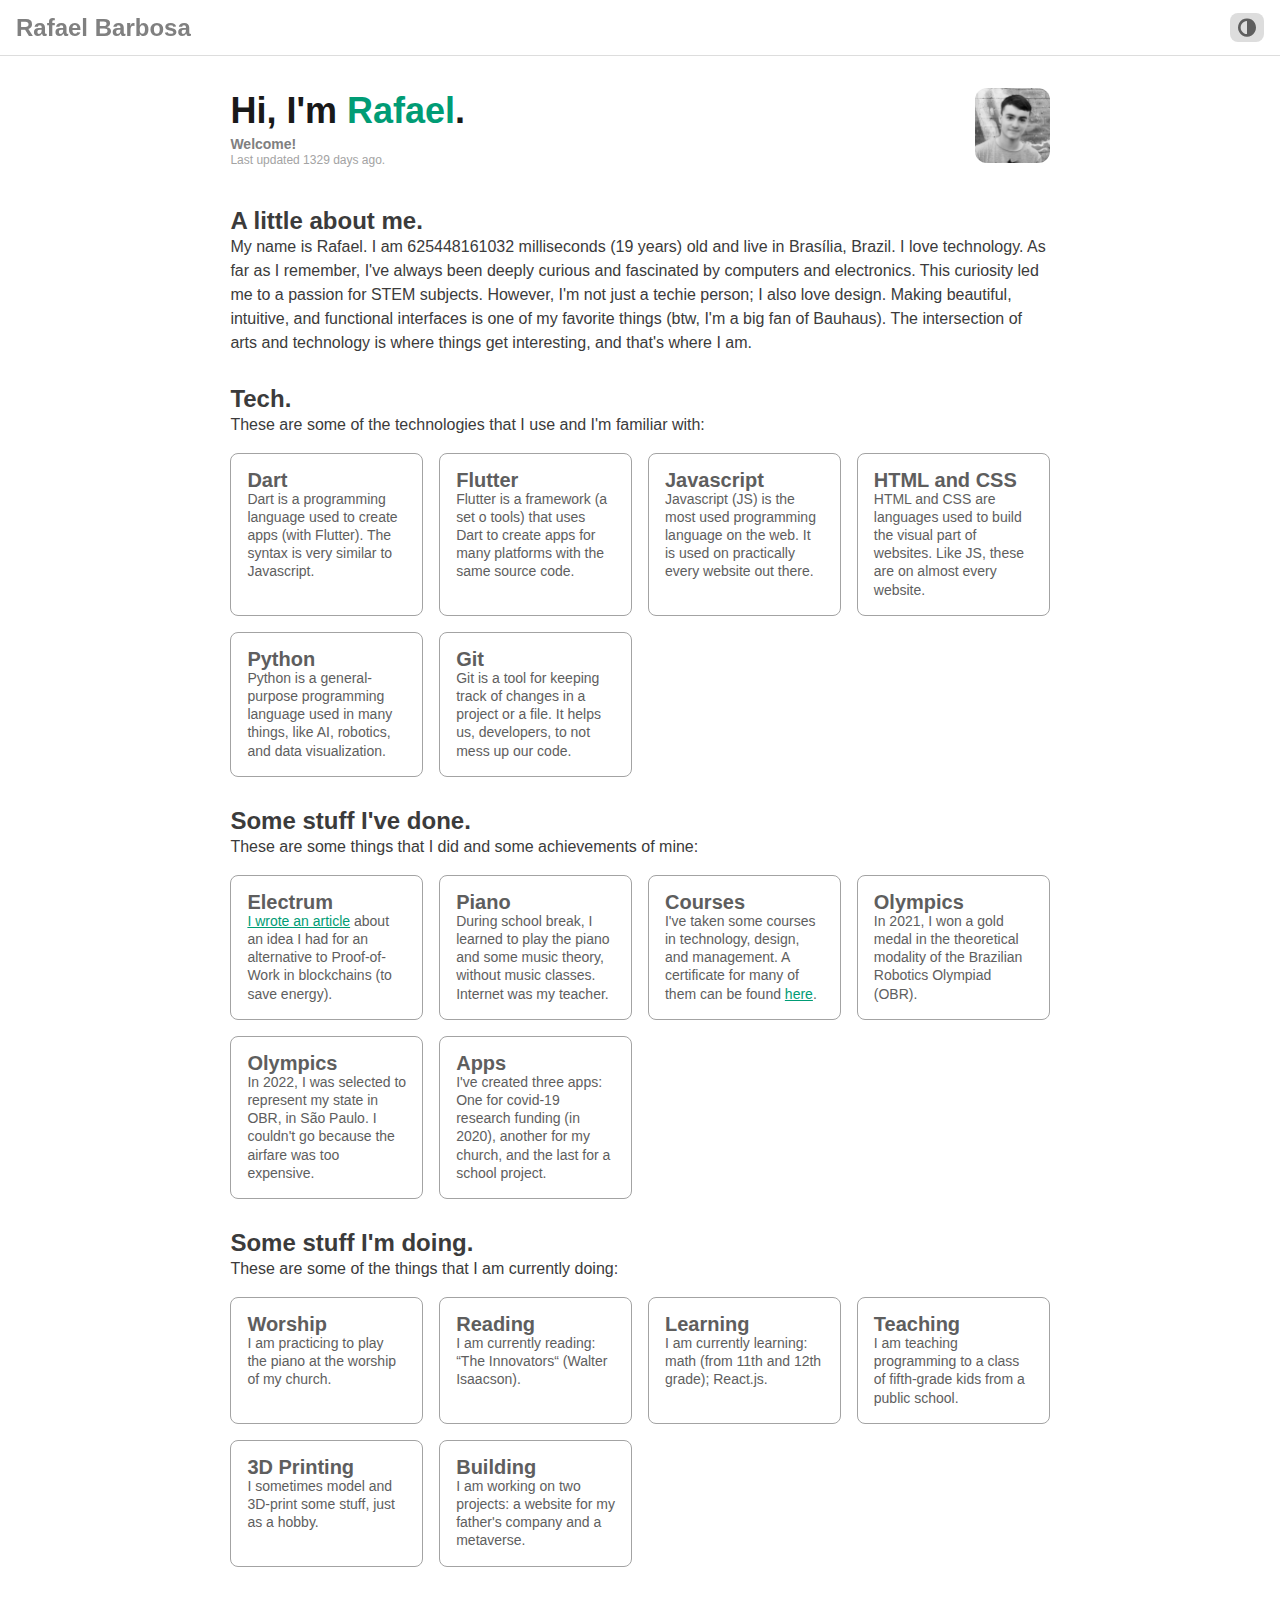
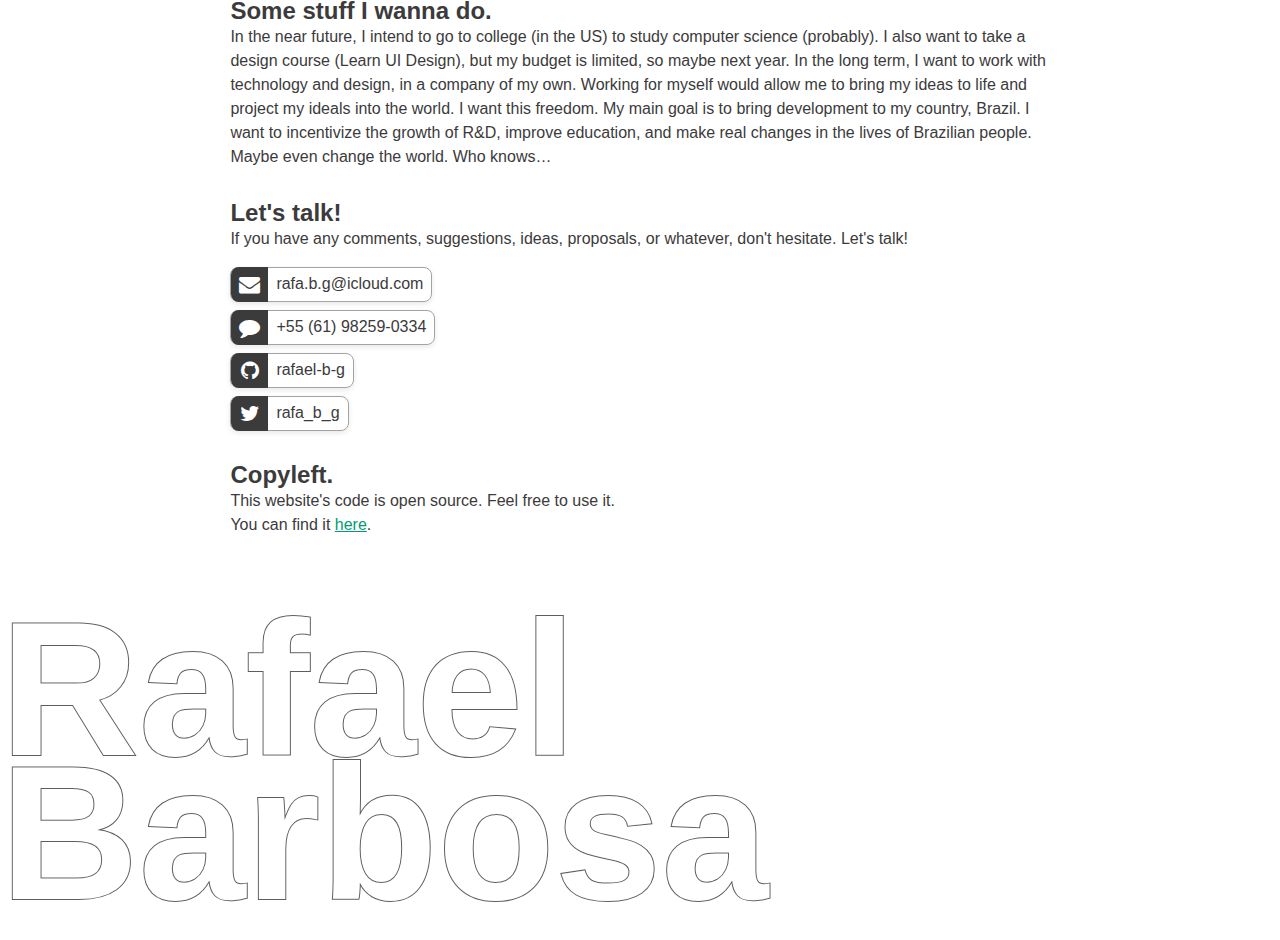
<file: index.html>
<html lang="en">

<head>
    <meta charset="UTF-8">
    <meta http-equiv="X-UA-Compatible" content="IE=edge">
    <meta name="viewport" content="width=device-width, initial-scale=1.0">
    <link rel="icon" type="image/x-icon" href="favicon.png">
    <link rel="stylesheet" href="https://cdnjs.cloudflare.com/ajax/libs/font-awesome/4.7.0/css/font-awesome.min.css">
    <link rel="stylesheet" href="style.css">
    <script src="index.js">
    </script>
    <title>Rafael Barbosa</title>
</head>

<body>
    <div id="header">
        <h2>Rafael Barbosa</h2>
        <span class="button" onclick="switchTheme()">
            <i class="fa fa-adjust"></i>
        </span>
    </div>

    <div id="body" style="padding-top: 88px;">
        <div id="welcome">
            <div>
                <h1 style="font-size: 36px;">Hi, I'm <i style="color: var(--highlight);">Rafael</i>.</h1>
                <p class="secondary semibold" style="color: var(--anti-theme4);">Welcome!</p>
                <p class="terciary" id="last-updated">Last updated 20 days ago.</p>
            </div>
            <img src="photo.jpeg" alt="This is me">
        </div>
        <div style="height: 8px;"></div>

        <h2>A little about me.</h2>
        <p>
            My name is Rafael. I am <span id="age"></span> and live in Brasília, Brazil. I love
            technology. As far
            as I remember,
            I've always been deeply curious and fascinated by computers and electronics. This curiosity led me to a
            passion for STEM subjects. However, I'm not just a techie person; I also love design. Making beautiful,
            intuitive, and functional interfaces is one of my favorite things (btw, I'm a big fan of Bauhaus). The
            intersection of arts and technology is where things get interesting, and that's where I am. </p>

        <h2>Tech.</h2>
        <p>These are some of the technologies that I use and I'm familiar with:</p>
        <div class="flex">
            <div>
                <h3>Dart</h3>
                <p class="secondary">Dart is a programming language used to create apps (with Flutter). The
                    syntax is very similar to Javascript.</p>
            </div>
            <div>
                <h3>Flutter</h3>
                <p class="secondary">Flutter is a framework (a set o tools) that uses Dart to create apps for many
                    platforms with the same source code.</p>
            </div>
            <div>
                <h3>Javascript</h3>
                <p class="secondary">Javascript (JS) is the most used programming language on the web. It is used on
                    practically every website out there.</p>
            </div>
            <div>
                <h3>HTML and CSS</h3>
                <p class="secondary">HTML and CSS are languages used to build the visual part of websites. Like JS,
                    these are on almost every website.</p>
            </div>
            <div>
                <h3>Python</h3>
                <p class="secondary">Python is a general-purpose programming language used in many things, like AI,
                    robotics, and data visualization.</p>
            </div>
            <div>
                <h3>Git</h3>
                <p class="secondary">Git is a tool for keeping track of changes in a project or a file. It helps us,
                    developers, to not mess up our code.</p>
            </div>
        </div>

        <h2>Some stuff I've done.</h2>
        <p>These are some things that I did and some achievements of mine:</p>
        <div class="flex">
            <div>
                <h3>Electrum</h3>
                <p class="secondary"><a href="electrum.html">I wrote an article</a> about an idea I had for an alternative to Proof-of-Work
                    in blockchains (to save energy).</p>
            </div>
            <div>
                <h3>Piano</h3>
                <p class="secondary">During school break, I learned to play the piano and some music theory, without
                    music classes. Internet was my teacher.
                </p>
            </div>
            <div>
                <h3>Courses</h3>
                <p class="secondary">I've taken some courses in technology, design, and management. A certificate for
                    many of them can be found <a
                        href="https://cursos.alura.com.br/user/rafael-bg/fullCertificate/51f4b79fb490f26a90a83a2b059d48c8">here</a>.
                </p>
            </div>
            <div>
                <h3>Olympics</h3>
                <p class="secondary">In 2021, I won a gold medal in the theoretical modality of the Brazilian
                    Robotics Olympiad (OBR).
                </p>
            </div>
            <div>
                <h3>Olympics</h3>
                <p class="secondary">In 2022, I was selected to represent my state in OBR, in São Paulo. I couldn't
                    go because the airfare was too expensive.
                </p>
            </div>
            <div>
                <h3>Apps</h3>
                <p class="secondary">I've created three apps: One for covid-19 research funding (in 2020), another
                    for my church, and the last for a school project.
                </p>
            </div>
        </div>

        <h2>Some stuff I'm doing.</h2>
        <p>These are some of the things that I am currently doing:</p>
        <div class="flex">
            <div>
                <h3>Worship</h3>
                <p class="secondary">I am practicing to play the piano at the worship of my church.</p>
            </div>
            <div>
                <h3>Reading</h3>
                <p class="secondary">I am currently reading: “The Innovators“ (Walter Isaacson).</p>
            </div>
            <div>
                <h3>Learning</h3>
                <p class="secondary">I am currently learning: math (from 11th and 12th grade); React.js.</p>
            </div>
            <div>
                <h3>Teaching</h3>
                <p class="secondary">I am teaching programming to a class of fifth-grade kids from a public school.</p>
            </div>
            <div>
                <h3>3D Printing</h3>
                <p class="secondary">I sometimes model and 3D-print some stuff, just as a hobby.</p>
            </div>
            <div>
                <h3>Building</h3>
                <p class="secondary">I am working on two projects: a website for my father's company and a metaverse.
                </p>
            </div>
        </div>

        <h2>Some stuff I wanna do.</h2>
        <p>In the near future, I intend to go to college (in the US) to study computer science (probably). I also want
            to take a design course (Learn UI Design), but my budget is limited, so maybe next year. In the long term, I
            want to work with technology and design, in a company of my own. Working for myself would allow me to bring
            my ideas to life and project my ideals into the world. I want this freedom. My main goal is to bring
            development to my country, Brazil. I want to incentivize the growth of R&D, improve education, and make real
            changes in the lives of Brazilian people.<br>Maybe even change the world. Who knows…</p>

        <h2 id="lets-talk">Let's talk!</h2>
        <p>If you have any comments, suggestions, ideas, proposals, or whatever, don't hesitate. Let's talk!</p>
        <div style="height: 8px;"></div>
        <a class="contact-button" href="mailto:rafa.g.b@icloud.com">
            <i class="fa fa-envelope"></i>
            <p>rafa.b.g@icloud.com</p>
        </a>
        <div class="contact-button" style="cursor: auto;">
            <i class="fa fa-comment"></i>
            <p>+55 (61) 98259-0334</p>
        </div>
        <a class="contact-button" href="https://github.com/rafael-b-g">
            <i class="fa fa-github"></i>
            <p>rafael-b-g</p>
        </a>
        <a class="contact-button" href="https://twitter.com/rafa_b_g">
            <i class="fa fa-twitter"></i>
            <p>rafa_b_g</p>
        </a>

        <h2>Copyleft.</h2>
        <p>This website's code is open source. Feel free to use it.
            <br>You can find it <a href="https://github.com/rafael-b-g/Rafael">here</a>.
        </p>
    </div>
    <p id="footer">Rafael Barbosa</p>
    <script>calculateAge();</script>
    <script>calculateLastUpdate();</script>
</body>

</html>
</file>
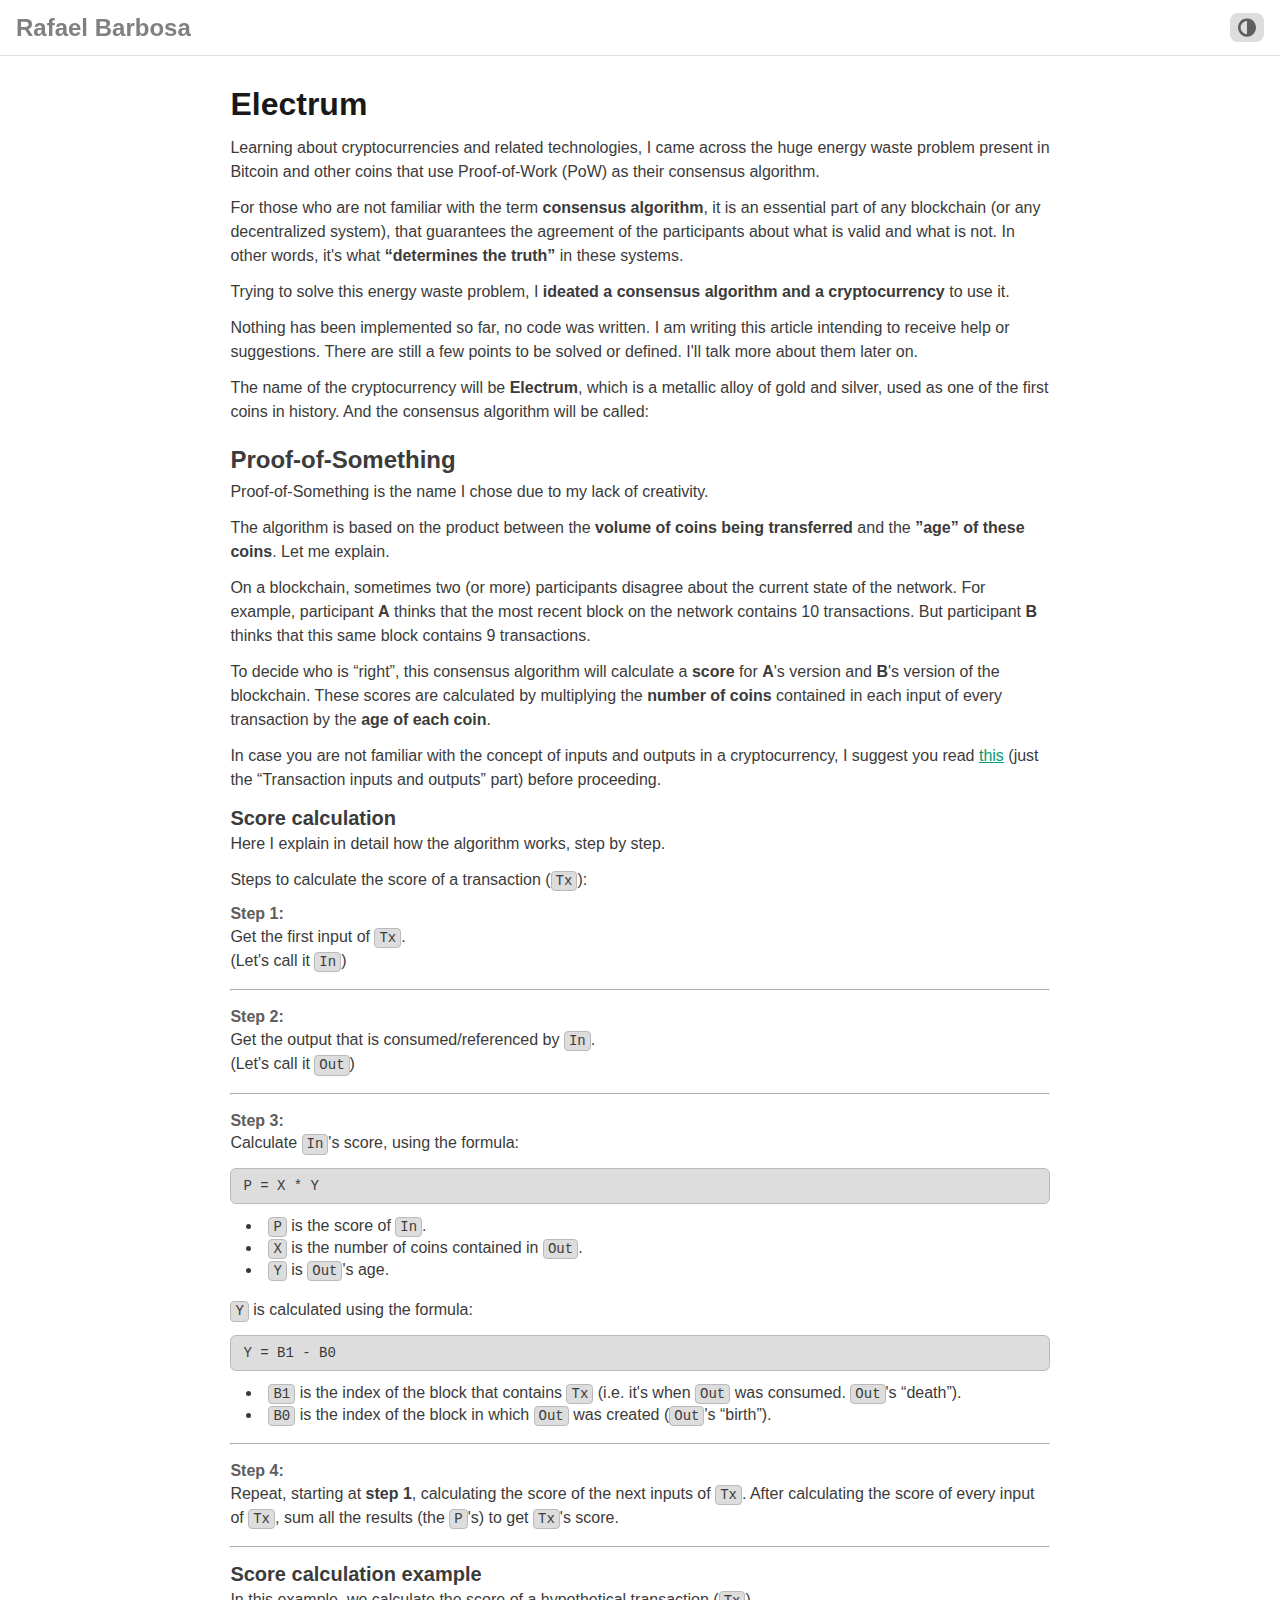
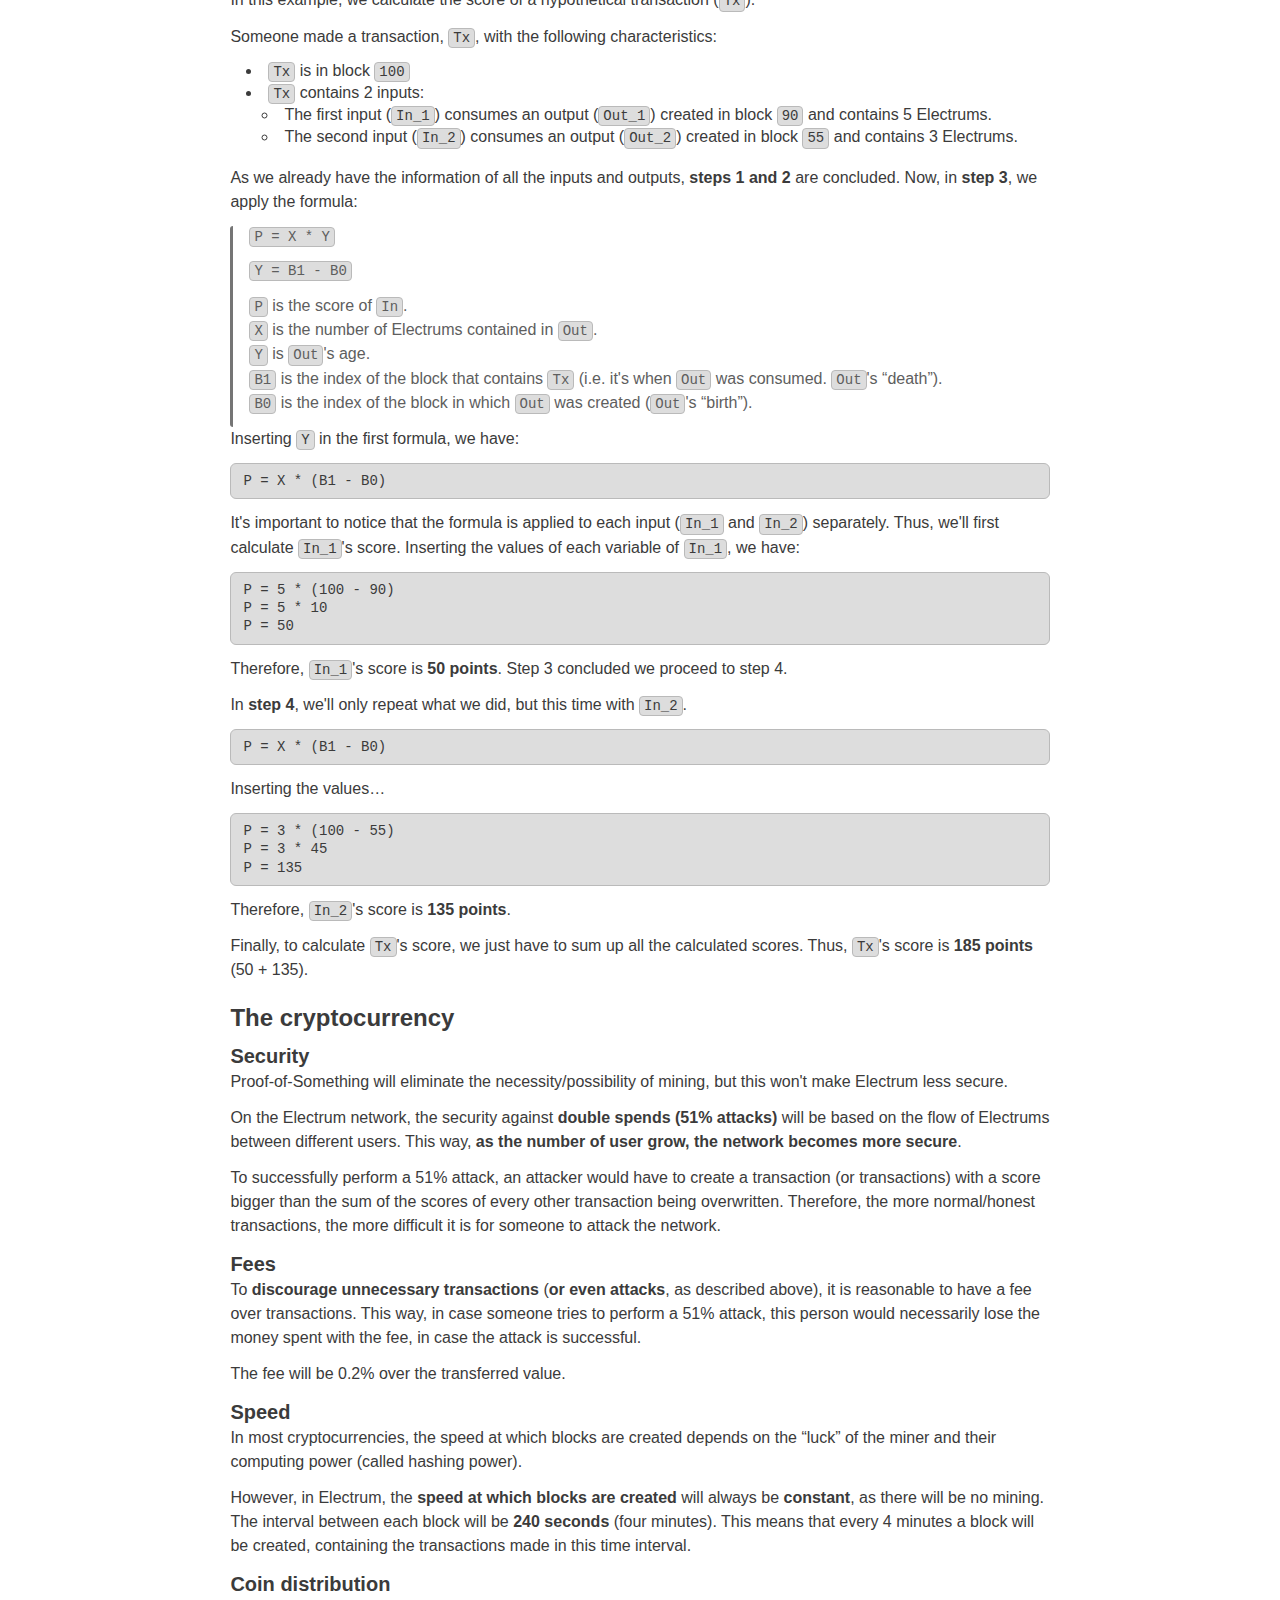
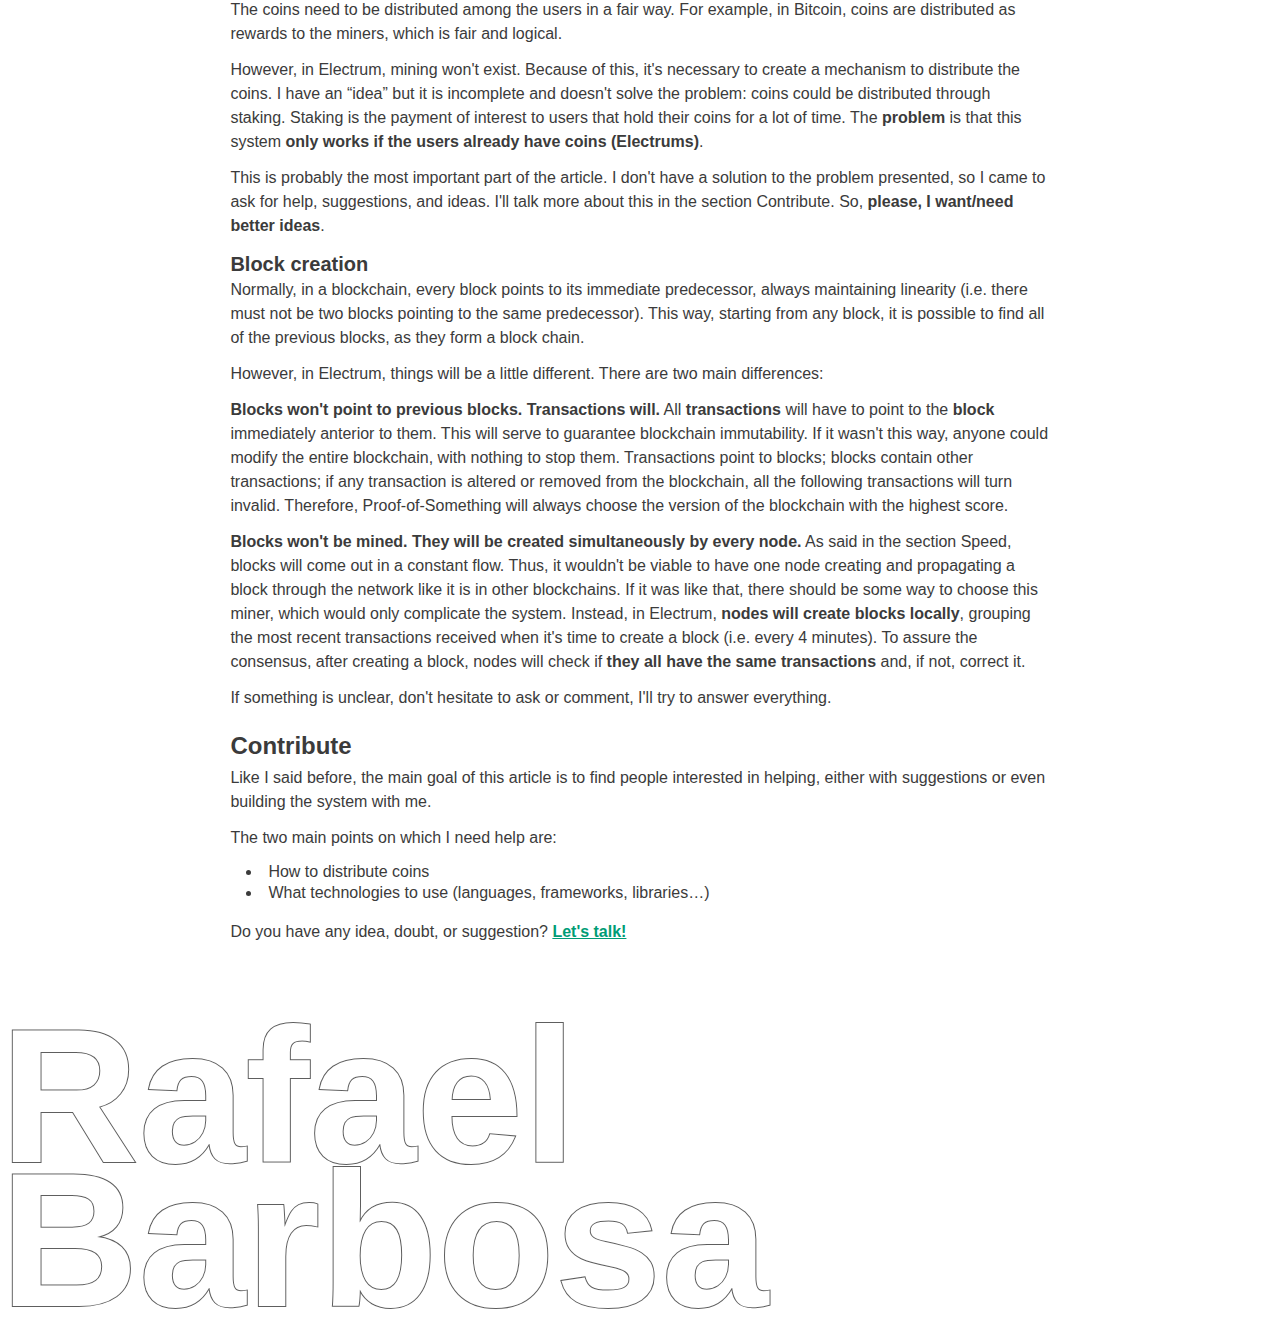
<file: electrum.html>
<html lang="en">

<head>
    <meta charset="UTF-8">
    <meta http-equiv="X-UA-Compatible" content="IE=edge">
    <meta name="viewport" content="width=device-width, initial-scale=1.0">
    <link rel="icon" type="image/x-icon" href="favicon.png">
    <link rel="stylesheet" href="https://cdnjs.cloudflare.com/ajax/libs/font-awesome/4.7.0/css/font-awesome.min.css">
    <link rel="stylesheet" href="style.css">
    <style>
        h1 {
            margin: 0 0 16px 0;
        }

        h2 {
            margin: 24px 0 8px 0;
        }

        h3 {
            margin: 16px 0 4px 0;
            color: var(--anti-theme2);
        }

        h4 {
            margin: 8px 0 0 0;
            color: var(--anti-theme3);
        }

        p {
            margin: 0 0 12px 0;
            line-height: 150%;
        }

        ul {
            list-style-position: inside;
            margin: 0 0 16px 16px;
            line-height: 150%;
            font-weight: 400;
            font-size: 16px;
            color: var(--anti-theme2);
        }

        code {
            display: inline-block;
            background-color: var(--theme2);
            border-width: 0.5px;
            border-color: var(--theme3);
            border-style: solid;
            border-radius: 4px;
            padding: 0 4px;
            margin: 1px 0;
            color: var(--anti-theme2);
            font-family: monospace;
            font-size: 14px;
            box-sizing: border-box;
        }

        .code-block {
            margin: 0 0 12px 0;
            border-radius: 6px;
            padding: 8px 12px 8px 12px;
            width: 100%;
        }

        blockquote {
            padding: 0 0 0 16px;
            line-height: 150%;
            font-weight: 400;
            font-size: 16px;
            display: inline-block;
            border-style: solid;
            border-width: 0 0 0 3px;
            border-radius: 3px;
            border-color: var(--theme5);
        }

        blockquote p,
        blockquote code {
            color: var(--anti-theme3);
        }

        hr {
            margin: 16px 0;
            color: var(--theme1);
            border-color: var(--theme1);
            border-width: 1px;
        }
    </style>
    <script src="index.js">
    </script>
    <title>Rafael Barbosa</title>
</head>

<body>
    <div id="header">
        <a href="index.html" style="text-decoration: none;">
            <h2>Rafael Barbosa</h2>
        </a>
        <span class="button" onclick="switchTheme()">
            <i class="fa fa-adjust"></i>

    </div>

    <div id="body" style="padding-top: 88px;">
        <h1>Electrum</h1>
        <p>Learning about cryptocurrencies and related technologies, I came across the huge energy waste problem present
            in Bitcoin and other coins that use Proof-of-Work (<em>PoW</em>) as their consensus algorithm.</p>
        <p>For those who are not familiar with the term <strong>consensus algorithm</strong>, it is an essential part of
            any blockchain (or any decentralized system), that guarantees the agreement of the participants about what
            is valid and what is not. In other words, it's what <strong>“determines the truth”</strong> in these
            systems.
        </p>
        <p>Trying to solve this energy waste problem, I <strong>ideated a consensus algorithm and a
                cryptocurrency</strong> to use it.</p>
        <p>Nothing has been implemented so far, no code was written. I am writing this article intending to receive help
            or suggestions. There are still a few points to be solved or defined. I'll talk more about them later on.
        </p>
        <p>The name of the cryptocurrency will be <strong>Electrum</strong>, which is a metallic alloy of gold and
            silver, used as one of the first coins in history. And the consensus algorithm will be called:</p>
        <h2>Proof-of-Something</h2>
        <p>Proof-of-Something is the name I chose due to my lack of creativity.</p>
        <p>The algorithm is based on the product between the <strong>volume of coins being transferred</strong> and the
            <strong>”age” of these coins</strong>. Let me explain.
        </p>
        <p>On a blockchain, sometimes two (or more) participants disagree about the current state of the network. For
            example, participant <strong>A</strong> thinks that the most recent block on the network contains 10
            transactions. But participant <strong>B</strong> thinks that this same block contains 9 transactions.</p>
        <p>To decide who is “right”, this consensus algorithm will calculate a <strong>score</strong> for
            <strong>A</strong>'s version and <strong>B</strong>'s version of the blockchain. These scores are calculated
            by multiplying the <strong>number of coins</strong> contained in each input of every transaction by the
            <strong>age of each coin</strong>.
        </p>
        <p>In case you are not familiar with the concept of <em>inputs and outputs</em> in a cryptocurrency, I suggest
            you read <a href="https://www.bitcoin.com/get-started/how-bitcoin-transactions-work/#2/">this</a> (just the
            “Transaction inputs and outputs” part) before proceeding.</p>
        <h3>Score calculation</h3>
        <p>Here I explain in detail how the
            algorithm works, step by step.</p>
        <p>Steps to calculate the score of a transaction (<code>Tx</code>):</p>
        <h4>Step 1:</h4>
        <p>Get the first <em>input</em> of <code>Tx</code>.
            <br>(Let's call it <code>In</code>)
        </p>
        <hr>
        <h4>Step 2:</h4>
        <p>Get the <em>output</em> that is consumed/referenced by <code>In</code>.
            <br>(Let's call it <code>Out</code>)
        </p>
        <hr>
        <h4>Step 3:</h4>
        <p>Calculate <code>In</code>'s score, using the formula:</p>
        <code class="code-block">P = X * Y</code>
        <ul>
            <li><code>P</code> is the score of <code>In</code>.</li>
            <li><code>X</code> is the number of coins contained in <code>Out</code>.</li>
            <li><code>Y</code> is <code>Out</code>'s age.</li>
        </ul>
        <p><code>Y</code> is calculated using the formula:</p>
        <code class="code-block">Y = B1 - B0</code>
        <ul>
            <li><code>B1</code> is the index of the block that contains <code>Tx</code> (i.e. it's when <code>Out</code>
                was consumed. <code>Out</code>'s “death”).</li>
            <li><code>B0</code> is the index of the block in which <code>Out</code> was created (<code>Out</code>'s
                “birth”).</li>
        </ul>
        <hr>
        <h4>Step 4:</h4>
        <p>Repeat, starting at <strong>step 1</strong>, calculating the score of the next inputs of <code>Tx</code>.
            After calculating the score of every input of <code>Tx</code>, sum all the results (the <code>P</code>'s)
            to get <code>Tx</code>'s score.</p>
        <hr>
        <h3>Score calculation example</h3>
        <p>In this example, we calculate the score of a hypothetical transaction (<code>Tx</code>).</p>
        <p>Someone made a transaction, <code>Tx</code>, with the following characteristics:</p>
        <ul>
            <li><code>Tx</code> is in block <code>100</code></li>
            <li><code>Tx</code> contains 2 inputs:<ul>
                    <li>The first input (<code>In_1</code>) consumes an output (<code>Out_1</code>) created in block
                        <code>90</code> and contains 5 Electrums.
                    </li>
                    <li>The second input (<code>In_2</code>) consumes an output (<code>Out_2</code>) created in block
                        <code>55</code> and contains 3 Electrums.
                    </li>
                </ul>
            </li>
        </ul>
        <p>As we already have the information of all the inputs and outputs, <strong>steps 1 and 2</strong> are
            concluded. Now, in <strong>step 3</strong>, we apply the formula:</p>
        <blockquote>
            <p><code>P = X * Y</code></p>
            <p><code>Y = B1 - B0</code></p>
            <p><code>P</code> is the score of <code>In</code>.<br><code>X</code> is the number of Electrums contained in
                <code>Out</code>.<br><code>Y</code> is <code>Out</code>'s age.<br><code>B1</code> is the index of the
                block that contains <code>Tx</code> (i.e. it's when <code>Out</code> was consumed. <code>Out</code>'s
                “death”).<br><code>B0</code> is the index of the block in which <code>Out</code> was created
                (<code>Out</code>'s “birth”).
            </p>
        </blockquote>
        <p>Inserting <code>Y</code> in the first formula, we have:</p>
        <code class="code-block">P = X * (B1 - B0)</code>
        <p>It's important to notice that the formula is applied to each input (<code>In_1</code> and <code>In_2</code>)
            separately. Thus, we'll first calculate <code>In_1</code>'s score. Inserting the values of each variable of
            <code>In_1</code>, we have:
        </p>
        <code class="code-block">P = 5 * (100 - 90)
            <br>P = 5 * 10
            <br>P = 50
        </code>
        <p>Therefore, <code>In_1</code>'s score is <strong>50 points</strong>. Step 3 concluded we proceed to step 4.
        </p>
        <p>In <strong>step 4</strong>, we'll only repeat what we did, but this time with <code>In_2</code>.</p>
        <code class="code-block">P = X * (B1 - B0)</code>
        <p>Inserting the values…</p>
        <code class="code-block">P = 3 * (100 - 55)
            <br>P = 3 * 45
            <br>P = 135
        </code>
        <p>Therefore, <code>In_2</code>'s score is <strong>135 points</strong>.</p>
        <p>Finally, to calculate <code>Tx</code>'s score, we just have to sum up all the calculated scores. Thus,
            <code>Tx</code>'s score is <strong>185 points</strong> (50 + 135).
        </p>
        <h2>The cryptocurrency</h2>
        <h3>Security</h3>
        <p><em>Proof-of-Something</em> will eliminate the necessity/possibility of mining, but this won't make Electrum
            less secure.</p>
        <p>On the Electrum network, the security against <strong>double spends (51% attacks)</strong> will be based on
            the flow of Electrums between different users. This way, <strong>as the number of user grow, the network
                becomes more secure</strong>.</p>
        <p>To successfully perform a 51% attack, an attacker would have to create a transaction (or transactions) with a
            score bigger than the sum of the scores of every other transaction being overwritten. Therefore, the more
            normal/honest transactions, the more difficult it is for someone to attack the network.</p>
        <h3>Fees</h3>
        <p>To <strong>discourage unnecessary transactions</strong> (<strong>or even attacks</strong>, as described
            above), it is reasonable to have a fee over transactions. This way, in case someone tries to perform a 51%
            attack, this person would necessarily lose the money spent with the fee, in case the attack is successful.
        </p>
        <p>The fee will be 0.2% over the transferred value.</p>
        <h3>Speed</h3>
        <p>In most cryptocurrencies, the speed at which blocks are created depends on the “luck” of the miner and their
            computing power (called <em>hashing power</em>).</p>
        <p>However, in Electrum, the <strong>speed at which blocks are created</strong> will always be
            <strong>constant</strong>, as there will be no mining. The interval between each block will be <strong>240
                seconds</strong> (four minutes). This means that every 4 minutes a block will be created, containing the
            transactions made in this time interval.
        </p>
        <h3>Coin distribution</h3>
        <p>The coins need to be distributed among the users in a fair way. For example, in Bitcoin, coins are
            distributed as rewards to the miners, which is fair and logical.</p>
        <p>However, in Electrum, mining won't exist. Because of this, it's necessary to create a mechanism to distribute
            the coins. I have an “idea” but it is incomplete and doesn't solve the problem: coins could be distributed
            through staking. Staking is the payment of interest to users that hold their coins for a lot of time. The
            <strong>problem</strong> is that this system <strong>only works if the users already have coins
                (Electrums)</strong>.
        </p>
        <p>This is probably the most important part of the article. I don't have a solution to the problem presented, so
            I came to ask for help, suggestions, and ideas. I'll talk more about this in the section
            <em>Contribute</em>. So, <strong>please, I want/need better ideas</strong>.
        </p>
        <h3>Block creation</h3>
        <p>Normally, in a blockchain, every block points to its immediate predecessor, always maintaining linearity
            (i.e. there must not be two blocks pointing to the same predecessor). This way, starting from any block, it
            is possible to find all of the previous blocks, as they form a <em>block chain</em>.</p>
        <p>However, in Electrum, things will be a little different. There are two main differences:</p>
        <p><strong>Blocks won't point to previous blocks. Transactions will.</strong> All <strong>transactions</strong>
            will have to point to the <strong>block</strong> immediately anterior to them. This will serve to guarantee
            blockchain immutability. If it wasn't this way, anyone could modify the entire blockchain, with nothing to
            stop them. Transactions point to blocks; blocks contain other transactions; if any transaction is altered or
            removed from the blockchain, all the following transactions will turn invalid. Therefore,
            <em>Proof-of-Something</em> will always choose the version of the blockchain with the highest score.
        </p>
        <p><strong>Blocks won't be mined. They will be created simultaneously by every node.</strong> As said in the
            section <em>Speed</em>, blocks will come out in a constant flow. Thus, it wouldn't be viable to have one
            node creating and propagating a block through the network like it is in other blockchains. If it was like
            that, there should be some way to choose this miner, which would only complicate the system. Instead, in
            Electrum, <strong>nodes will create blocks locally</strong>, grouping the most recent transactions received
            when it's time to create a block (i.e. every 4 minutes). To assure the consensus, after creating a block,
            nodes will check if <strong>they all have the same transactions</strong> and, if not, correct it.</p>
        <p>If something is unclear, don't hesitate to ask or comment, I'll try to answer everything.</p>
        <h2>Contribute</h2>
        <p>Like I said before, the main goal of this article is to find people interested in helping, either with
            suggestions or even building the system with me.</p>
        <p>The two main points on which I need help are:</p>
        <ul>
            <li>How to distribute coins</li>
            <li>What technologies to use (languages, frameworks, libraries…)</li>
        </ul>
        <p>Do you have any idea, doubt, or suggestion? <strong><a href="index.html#lets-talk">Let's
                    talk!</a></strong></p>
    </div>
    <a href="index.html" style="text-decoration: none;">
        <p id="footer">Rafael Barbosa</p>
    </a>
</body>

</html>
</file>
<file: style.css>
@media (prefers-color-scheme: light) {
    :root {
        --anti-theme1: #191919;
        --anti-theme2: #3B3B3B;
        --anti-theme3: #5E5E5E;
        --anti-theme4: #808080;
        --anti-theme5: #A3A3A3;
        --highlight: #009C75;
        --selection: #00E3AA;

        --theme1-70: rgba(255, 255, 255, 0.7);
        --theme1: #ffffff;
        --theme2: #DDDDDD;
        --theme3: #BABABA;
        --theme4: #979797;
        --theme5: #757575;
    }
}

@media (prefers-color-scheme: dark) {
    :root {
        --anti-theme1: #ffffff;
        --anti-theme2: #DDDDDD;
        --anti-theme3: #BABABA;
        --anti-theme4: #979797;
        --anti-theme5: #757575;
        --highlight: #00E3AA;
        --selection: #009C75;

        --theme1-70: rgba(25, 25, 25, 0.7);
        --theme1: #191919;
        --theme2: #3B3B3B;
        --theme3: #5E5E5E;
        --theme4: #808080;
        --theme5: #A3A3A3;
    }
}

* {
    padding: 0;
    margin: 0;
    font-family: -apple-system, BlinkMacSystemFont, 'Segoe UI', Roboto, Oxygen, Ubuntu, Cantarell, 'Open Sans', 'Helvetica Neue', sans-serif;
    font-style: normal;
    line-height: 130%;
    transition-duration: 0.35s;
    transition-property: all;
    transition-timing-function: ease;
    -webkit-transition-duration: 0.35s;
    -webkit-transition-property: all;
    -webkit-transition-timing-function: ease;
}

#body {
    margin: 0 4% 0 4%;
}

@media screen and (min-width : 620px) {
    #body {
        margin: 0 10% 0 10%;
    }
}

@media screen and (min-width : 800px) {
    #body {
        margin: 0 13% 0 13%;
    }
}

@media screen and (min-width : 1000px) {
    #body {
        margin: 0 15% 0 15%;
    }
}

@media screen and (min-width : 1150px) {
    #body {
        margin: 0 18% 0 18%;
    }
}

@media screen and (min-width : 1300px) {
    #body {
        margin: 0 auto;
        max-width: 832px;
    }
}

body {
    background-color: var(--theme1);
}

#header {
    display: flex;
    height: 56px;
    width: 100%;
    padding: 0 16px;
    margin: 0;
    box-sizing: border-box;
    position: fixed;
    align-items: center;
    justify-content: space-between;
    border-bottom: 1px solid var(--theme2);
    backdrop-filter: blur(15px);
    -webkit-backdrop-filter: blur(15px);
    background-color: var(--theme1-70);
    z-index: 1;
}

#header h2 {
    margin: 0;
    color: var(--anti-theme4);
}

.button {
    height: 29px;
    font-size: 16px;
    padding: 4px 8px;
    margin: 0 0 0 8px;
    border-radius: 8px;
    box-sizing: border-box;
    display: inline-block;
    color: var(--anti-theme3);
    vertical-align: middle;
    background-color: var(--theme2);
    cursor: pointer;
    font-size: 21;
}

.button:hover {
    opacity: 0.75;
}

#welcome {
    display: flex;
    flex-direction: row;
    justify-content: space-between;
    vertical-align: text-top;
}

#welcome img {
    height: 75px;
    border-radius: 12px;
    display: inline-block;
    box-sizing: border-box;
    z-index: 0;
}

#welcome img:hover {
    border: 1px solid var(--anti-theme1);
    box-shadow: 0px 2px 5px rgba(28, 28, 28, 0.3);
    border-radius: 4px;
    transform: scale(3) translate(-25px, 25px);
}

#welcome div {
    display: inline-block;
    vertical-align: top;
}

.flex {
    margin: 16px 0 0 0;
    display: flex;
    width: 100%;
    flex-wrap: wrap;
    gap: 16px 16px;
}

.flex div {
    width: calc(50% - 8px);
    padding: 16px;
    border-color: var(--anti-theme5);
    border-width: 1.5px;
    border-radius: 8px;
    border-style: solid;
    box-sizing: border-box;
    display: flexbox;
    background-color: var(--theme1);
}

@media screen and (min-width : 800px) {
    .flex div {
        width: calc(33% - 10.6px);
    }
}

@media screen and (min-width : 1150px) {
    .flex div {
        width: calc(25% - 12px);
    }
}

.contact-button {
    height: 35px;
    border-radius: 8px;
    border: 1px solid var(--anti-theme5);
    box-shadow: 0px 2px 5px rgba(28, 28, 28, 0.1);
    padding: 8px 8px 8px 0;
    display: flex;
    margin: 8px 0 0 0;
    box-sizing: border-box;
    width: fit-content;
    align-items: center;
    position: relative;
    cursor: pointer;
    text-decoration: none;
}

.contact-button:hover {
    opacity: 0.75;
}

.contact-button i {
    height: 35px;
    width: 37px;
    color: var(--theme1);
    border-top-left-radius: 8px;
    border-top-right-radius: 0;
    border-bottom-right-radius: 0;
    border-bottom-left-radius: 8px;
    background-color: var(--anti-theme2);
    margin: 0 8px 0 0;
    padding: 7px 0;
    font-size: 21px;
    box-sizing: border-box;
    text-align: center;

}

#footer {
    margin: 80px 0 0 0;
    font-size: 15vw;
    line-height: 11.3vw;
    font-weight: 600;
    -webkit-text-stroke: 2px var(--anti-theme3);
    paint-order: stroke fill;
    color: var(--theme1);
}

a {
    color: var(--highlight);
    text-decoration: underline;
    text-decoration-color: var(--highlight);
    cursor: pointer;
}

a:hover {
    opacity: 0.75;
}

h1 {
    font-weight: 600;
    font-size: 32px;
    line-height: 100%;
    color: var(--anti-theme1);
}

h2 {
    font-weight: 600;
    font-size: 24px;
    line-height: 100%;
    margin: 32px 0 2px 0;
    color: var(--anti-theme2);
}

h3 {
    font-weight: 600;
    font-size: 20px;
    line-height: 100%;
    color: var(--anti-theme3);
}

.primary,
p {
    font-weight: 400;
    font-size: 16px;
    color: var(--anti-theme2);
    line-height: 150%;
}

.secondary {
    font-weight: 400;
    font-size: 14px;
    color: var(--anti-theme3);
    line-height: 130%;
}

.terciary {
    font-weight: 400;
    font-size: 12px;
    color: var(--anti-theme5);
    line-height: 130%;
}

.semibold {
    font-weight: 600;
}

.bold {
    font-weight: 700;
}

::selection {
    background: var(--selection);
}
</file>
